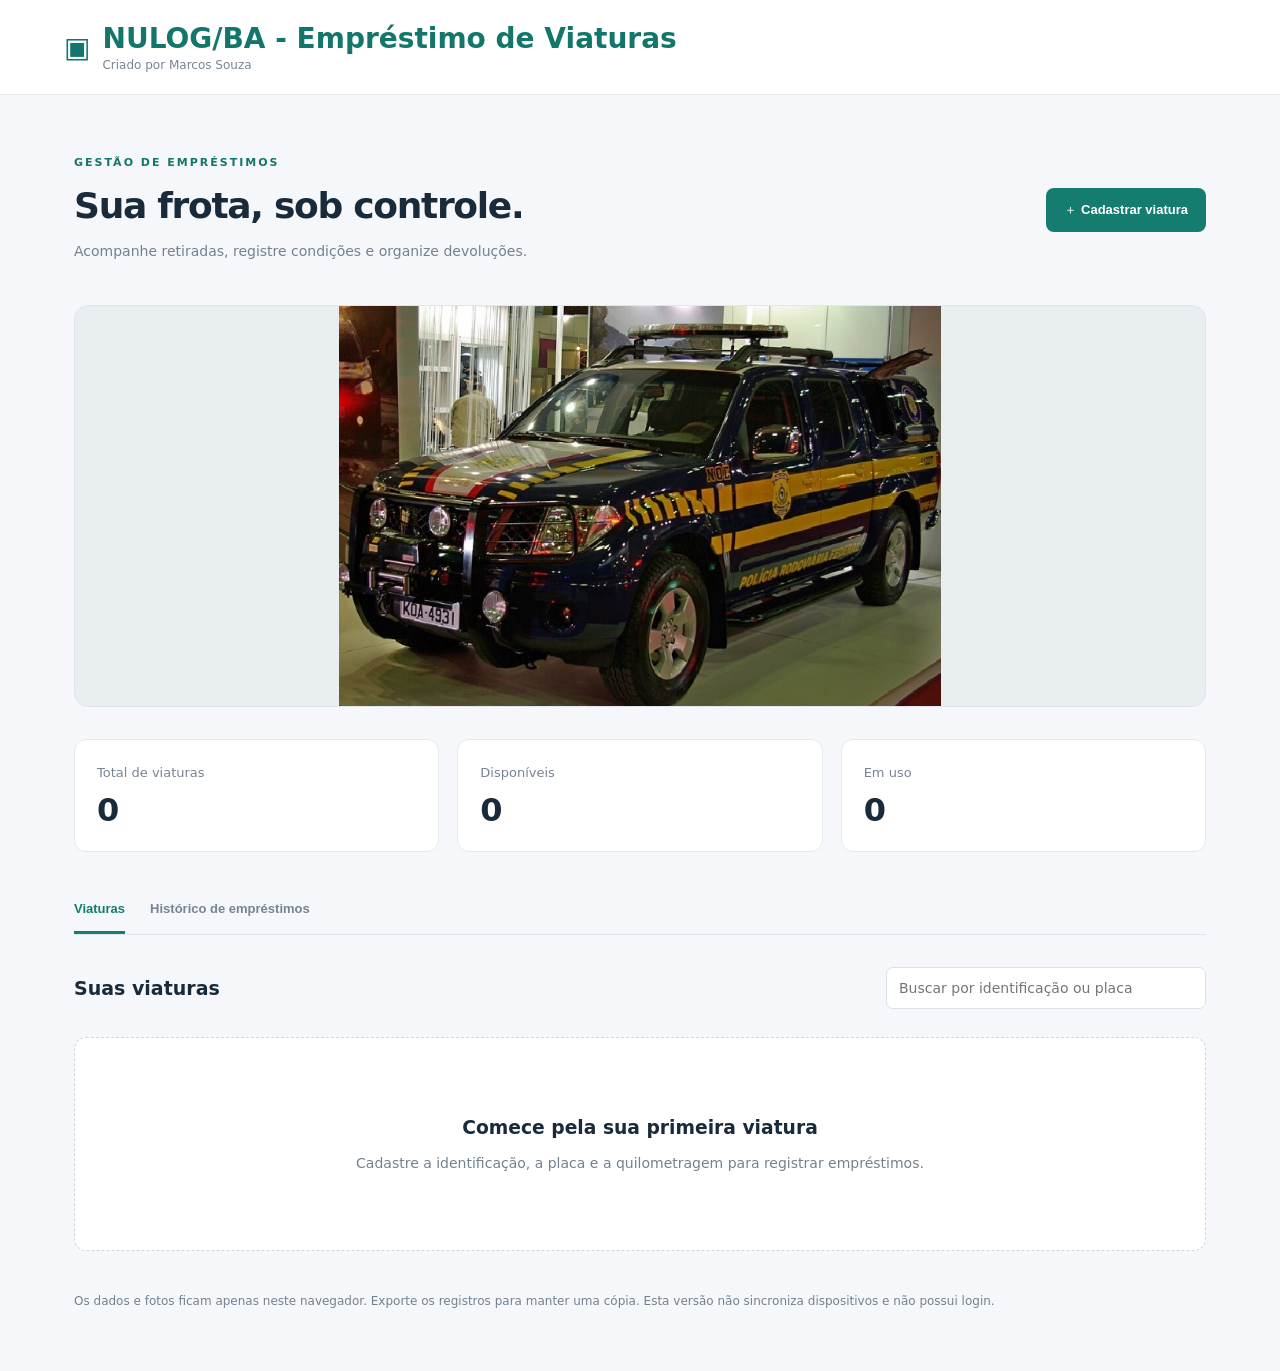
<file: index.html>
<!doctype html>
<html lang="pt-BR">
  <head>
    <meta charset="UTF-8" />
    <meta name="viewport" content="width=device-width,initial-scale=1" />
    <title>NULOG/BA - Empréstimo de Viaturas</title>
    <link rel="stylesheet" href="assets/style.css" />
  </head>
  <body>
    <header>
      <a class="brand" href="main.html"
        >▣ <span>NULOG/BA - Empréstimo de Viaturas<small>Criado por Marcos Souza</small></span></a
      ><span class="local" hidden aria-live="polite"></span>
    </header>
    <main>
      <div class="heading">
        <div>
          <p class="eyebrow">GESTÃO DE EMPRÉSTIMOS</p>
          <h1>Sua frota, sob controle.</h1>
          <p>Acompanhe retiradas, registre condições e organize devoluções.</p>
        </div>
        <button id="addVehicle">＋ Cadastrar viatura</button>
      </div>
      <figure class="hero-photo">
        <img
          src="viatura%20prf.jpg"
          alt="Viatura da Polícia Rodoviária Federal"
          width="765"
          height="509"
          fetchpriority="high"
        />
      </figure>
      <div id="stats" class="stats"></div>
      <nav>
        <button class="active" data-tab="fleet">Viaturas</button
        ><button data-tab="history">Histórico de empréstimos</button>
      </nav>
      <section id="fleet">
        <div class="section-title">
          <h2>Suas viaturas</h2>
          <input
            id="search"
            placeholder="Buscar por identificação ou placa"
            aria-label="Buscar viaturas"
          />
        </div>
        <div id="vehicles" class="grid"></div>
      </section>
      <section id="history" hidden>
        <div class="section-title">
          <h2>Histórico de empréstimos</h2>
          <button id="export" class="secondary">
            Exportar registros (JSON)
          </button>
        </div>
        <div id="records"></div>
      </section>
      <p class="footnote">
        Os dados e fotos ficam apenas neste navegador. Exporte os registros para
        manter uma cópia. Esta versão não sincroniza dispositivos e não possui
        login.
      </p>
    </main>
    <dialog id="modal">
      <div class="dialog-top">
        <h2 id="modalTitle"></h2>
        <button id="close" class="icon" aria-label="Fechar">✕</button>
      </div>
      <div id="modalBody"></div>
    </dialog>
    <div id="toast" role="status"></div>
    <script src="assets/index.js"></script>
  </body>
</html>
</file>
<file: assets/style.css>
:root {
  font-family:
    Inter,
    system-ui,
    -apple-system,
    sans-serif;
  color: #192b3b;
  background: #f5f7fa;
  font-synthesis: none;
}
* {
  box-sizing: border-box;
}
body {
  margin: 0;
}
header {
  background: white;
  border-bottom: 1px solid #e3e9ef;
  display: flex;
  justify-content: space-between;
  align-items: center;
  padding: 22px max(5vw, 20px);
}
.brand {
  display: flex;
  gap: 12px;
  align-items: center;
  text-decoration: none;
  color: #12766a;
  font-size: clamp(18px, 3vw, 28px);
  font-weight: 800;
}
.brand small {
  display: block;
  font-size: 12px;
  font-weight: 400;
  letter-spacing: 0;
  color: #778493;
  margin-top: 3px;
}
.local {
  font-size: 12px;
  color: #718096;
}
main {
  max-width: 1180px;
  margin: auto;
  padding: 48px 24px;
}
.heading {
  display: flex;
  justify-content: space-between;
  align-items: center;
  gap: 20px;
}
.eyebrow {
  font-size: 11px;
  letter-spacing: 2px;
  color: #12766a;
  font-weight: 800;
}
h1 {
  font-size: 36px;
  letter-spacing: -1.3px;
  margin: 12px 0;
}
p {
  color: #74818f;
  font-size: 14px;
  line-height: 1.7;
}
button {
  border: 0;
  border-radius: 8px;
  background: #147d70;
  color: white;
  padding: 13px 18px;
  font-weight: 650;
  cursor: pointer;
  font-size: 13px;
}
button:hover {
  filter: brightness(0.95);
}
button:disabled {
  opacity: 0.5;
  cursor: wait;
}
.secondary {
  background: #edf4f3;
  color: #126e62;
}
.stats {
  display: grid;
  grid-template-columns: repeat(3, 1fr);
  gap: 18px;
  margin: 32px 0;
}
.stat {
  background: white;
  border: 1px solid #e4e9ef;
  border-radius: 12px;
  padding: 22px;
}
.stat span {
  color: #778493;
  font-size: 13px;
}
.stat strong {
  display: block;
  font-size: 32px;
  margin-top: 10px;
}
nav {
  display: flex;
  gap: 25px;
  border-bottom: 1px solid #dfe6ed;
  margin: 34px 0 26px;
}
nav button {
  border-radius: 0;
  background: none;
  color: #788492;
  padding: 15px 0;
  border-bottom: 3px solid transparent;
}
nav button.active {
  color: #147d70;
  border-color: #147d70;
}
.section-title {
  display: flex;
  justify-content: space-between;
  align-items: center;
  gap: 16px;
  margin-bottom: 22px;
}
h2 {
  font-size: 19px;
}
input,
textarea,
select {
  width: 100%;
  padding: 12px;
  border: 1px solid #d9e1e8;
  border-radius: 7px;
  background: white;
  color: #263b4a;
  font: inherit;
  font-size: 14px;
}
#search {
  max-width: 320px;
}
.grid {
  display: grid;
  grid-template-columns: repeat(3, 1fr);
  gap: 20px;
}
.card {
  border: 1px solid #e0e7ed;
  background: white;
  border-radius: 12px;
  padding: 22px;
}
.vehicle-icon {
  font-size: 30px;
  background: #f0f5f8;
  padding: 18px;
  border-radius: 9px;
  margin: 16px 0;
}
.badge {
  font-size: 11px;
  padding: 6px 9px;
  border-radius: 20px;
  background: #e5f6ef;
  color: #16855a;
  font-weight: 700;
}
.badge.busy {
  background: #fff1db;
  color: #a66d0e;
}
.card h3 {
  margin: 14px 0 5px;
}
.plate {
  font-size: 12px;
  color: #718096;
  letter-spacing: 1px;
}
.card button {
  width: 100%;
  margin-top: 18px;
}
.empty {
  padding: 60px 24px;
  text-align: center;
  background: white;
  border: 1px dashed #ccd8e1;
  border-radius: 12px;
  grid-column: 1/-1;
}
.empty h3 {
  margin-bottom: 8px;
}
.footnote {
  font-size: 12px;
  margin-top: 40px;
}
dialog {
  width: min(720px, 94vw);
  border: 0;
  border-radius: 15px;
  padding: 26px;
  max-height: 90vh;
  overflow: auto;
  box-shadow: 0 20px 100px #10283740;
}
dialog::backdrop {
  background: #10253788;
}
.dialog-top {
  display: flex;
  justify-content: space-between;
  align-items: center;
  margin-bottom: 15px;
}
.icon {
  background: #f0f3f6;
  color: #667785;
  padding: 8px 12px;
}
label {
  display: block;
  font-size: 13px;
  font-weight: 600;
  margin: 12px 0 6px;
}
.fields {
  display: grid;
  grid-template-columns: 1fr 1fr;
  gap: 0 16px;
}
.full {
  grid-column: 1/-1;
}
.photos {
  display: grid;
  grid-template-columns: 1fr 1fr;
  gap: 12px;
}
.photo {
  background: #f7f9fb;
  border: 1px dashed #ccd6df;
  border-radius: 8px;
  padding: 12px;
}
.photo input {
  padding: 6px;
  font-size: 11px;
}
.photo img {
  width: 100%;
  height: 110px;
  object-fit: cover;
  margin-top: 8px;
  border-radius: 5px;
}
.equipment {
  display: grid;
  grid-template-columns: 1fr 1fr 1fr;
  gap: 10px;
}
.actions {
  display: flex;
  justify-content: flex-end;
  gap: 10px;
  margin-top: 24px;
}
.note {
  background: #edf5f4;
  padding: 12px;
  border-radius: 8px;
  font-size: 12px;
  color: #427168;
}
.record {
  background: white;
  border: 1px solid #e0e7ed;
  padding: 20px;
  border-radius: 10px;
  display: flex;
  align-items: center;
  justify-content: space-between;
  gap: 16px;
  margin-bottom: 12px;
}
.record p {
  margin: 5px 0;
}
.record button {
  flex-shrink: 0;
}
.error {
  color: #b83232;
  font-size: 13px;
}
#toast {
  position: fixed;
  bottom: 24px;
  left: 50%;
  transform: translateX(-50%);
  background: #173e36;
  color: white;
  border-radius: 8px;
  padding: 14px 22px;
  display: none;
  z-index: 5;
}
dl {
  display: grid;
  grid-template-columns: 130px 1fr;
  gap: 10px;
  font-size: 14px;
}
dt {
  color: #73818e;
}
dd {
  margin: 0;
  overflow-wrap: anywhere;
}
@media (max-width: 760px) {
  .heading {
    align-items: flex-start;
    flex-direction: column;
  }
  h1 {
    font-size: 29px;
  }
  .grid {
    grid-template-columns: 1fr;
  }
  .stats {
    gap: 8px;
  }
  .stat {
    padding: 15px;
  }
  .stat span {
    font-size: 11px;
  }
  header {
    flex-wrap: wrap;
    gap: 12px;
  }
  .local {
    max-width: 100%;
    text-align: right;
    font-size: 10px;
  }
  .section-title {
    align-items: flex-start;
    flex-direction: column;
  }
  #search {
    max-width: none;
  }
  .fields,
  .equipment {
    grid-template-columns: 1fr;
  }
  .record {
    align-items: flex-start;
    flex-direction: column;
  }
  main {
    padding-top: 28px;
  }
}

.hero-photo {
  margin: 28px 0 0;
  overflow: hidden;
  border: 1px solid #dfe6ed;
  border-radius: 14px;
  background: #e9eef1;
}
.hero-photo img {
  display: block;
  width: 100%;
  height: auto;
  max-height: 400px;
  object-fit: contain;
}
</file>
